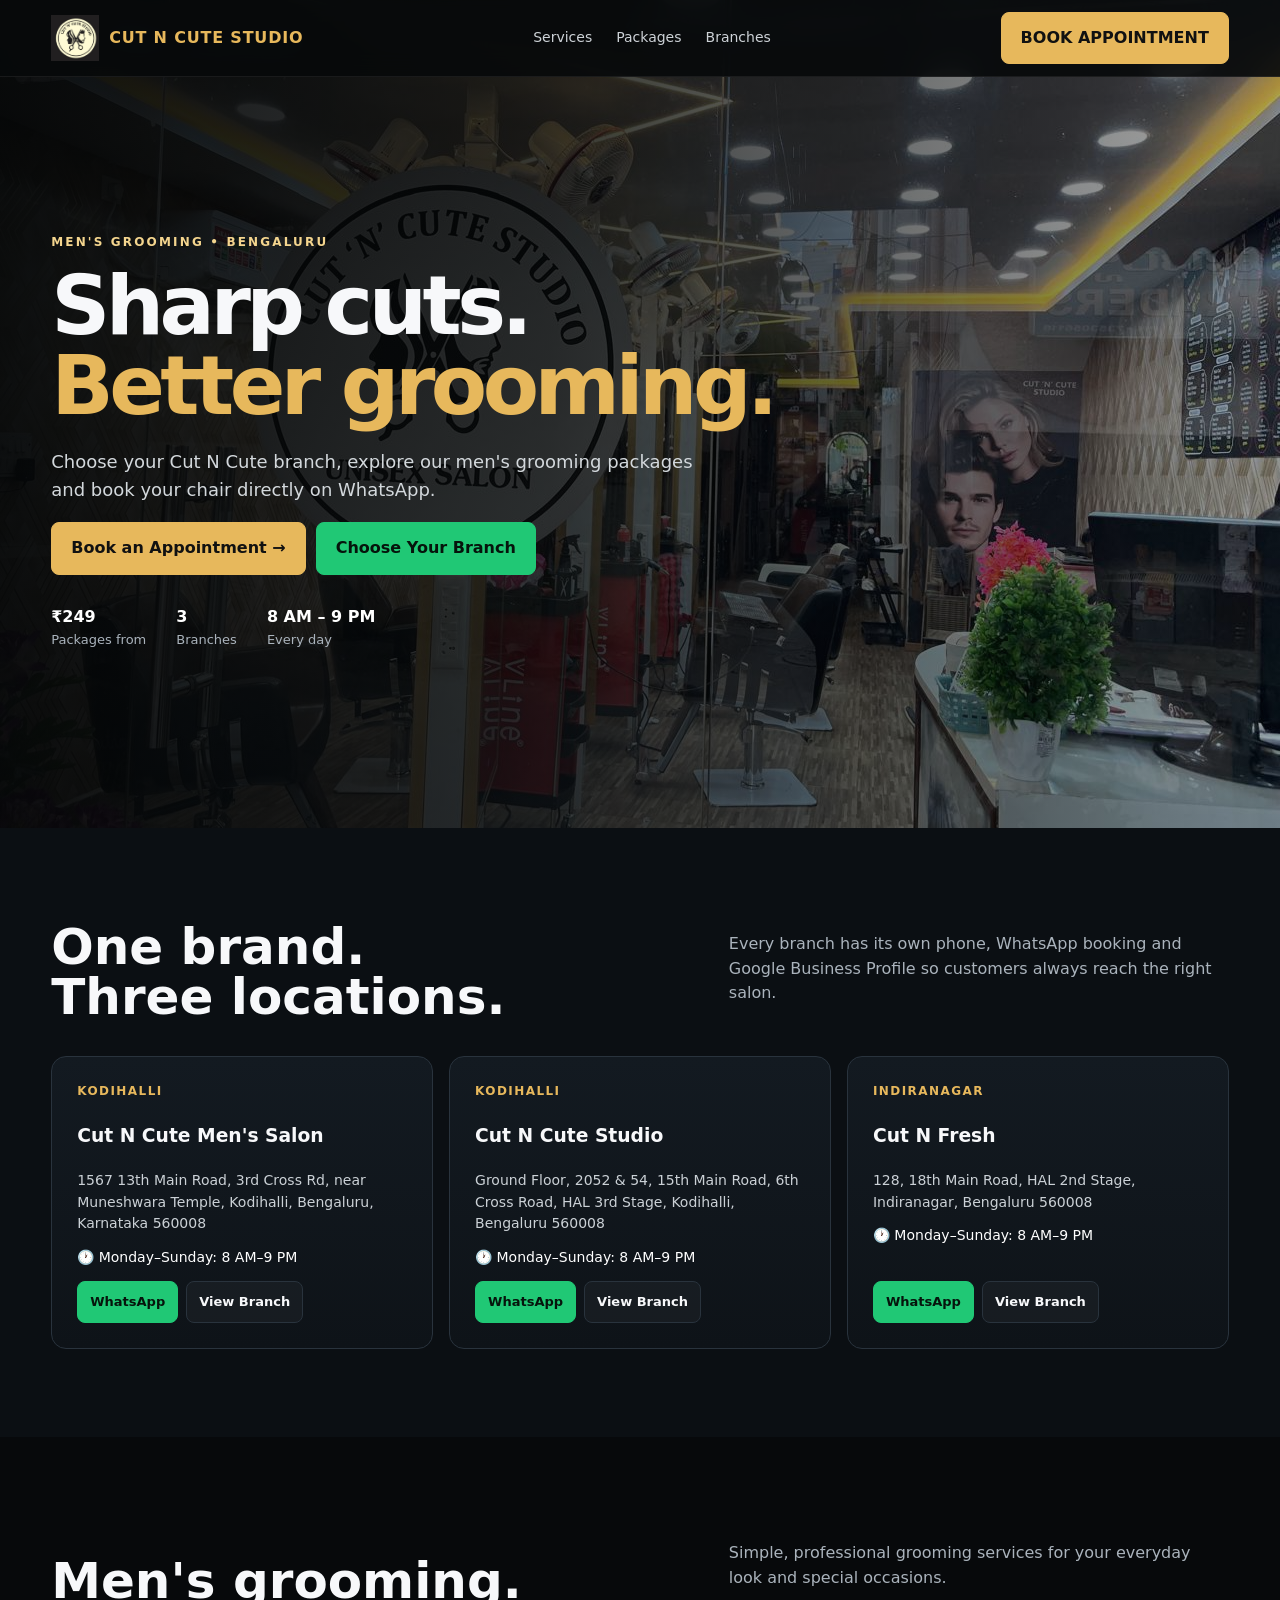
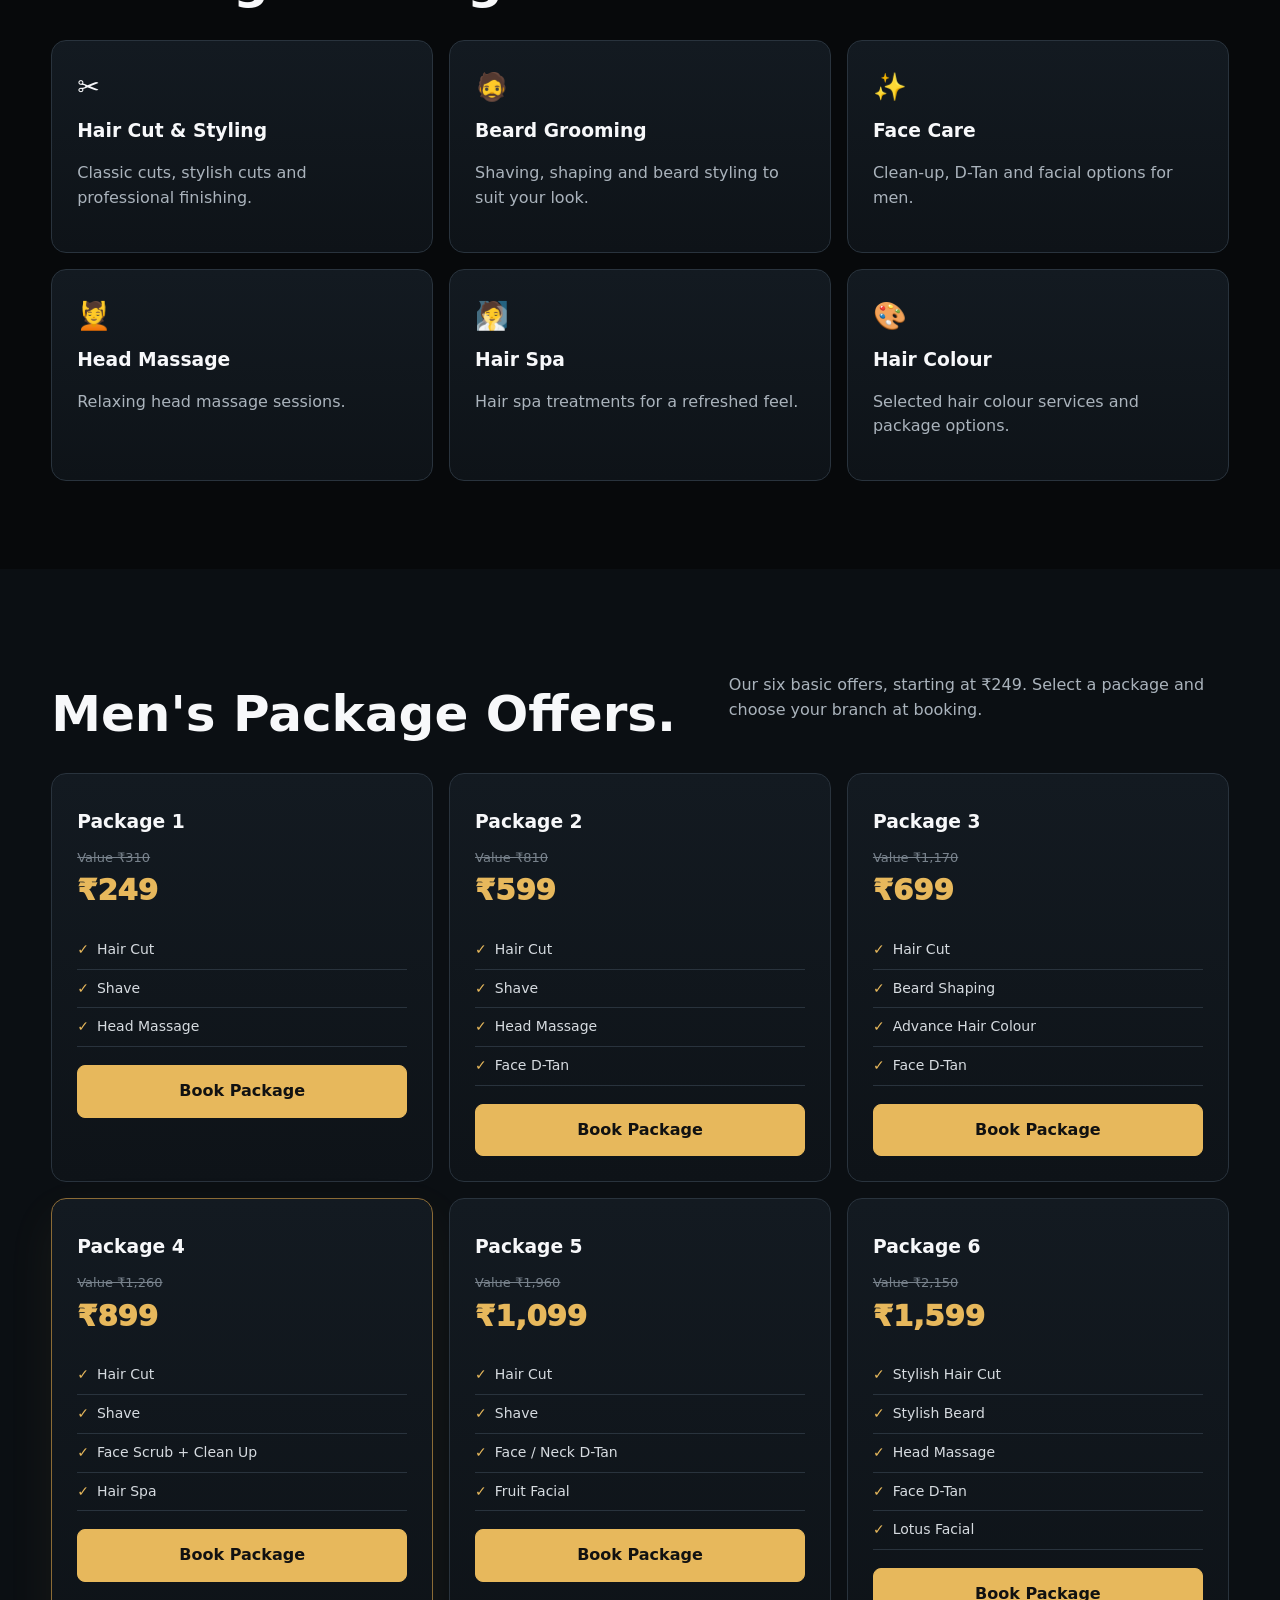
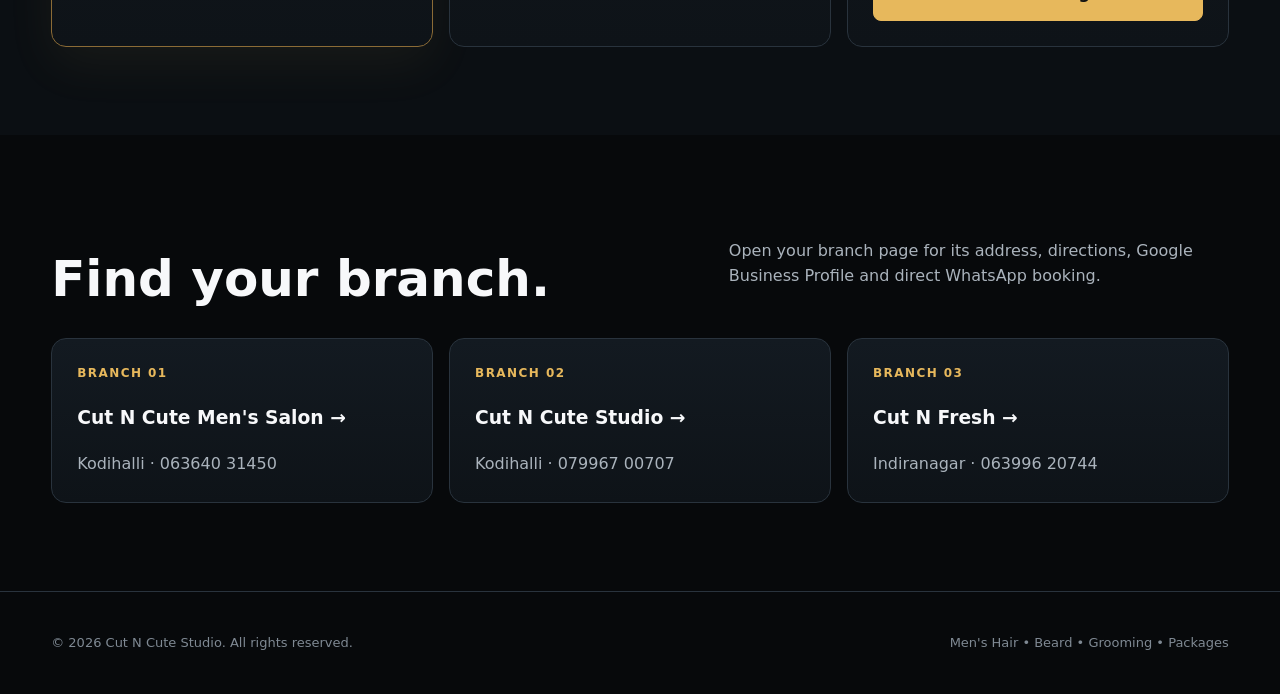
<file: index.html>
<!doctype html><html lang="en"><head><meta charset="utf-8"><meta name="viewport" content="width=device-width,initial-scale=1"><title>Cut N Cute Studio | Men's Salon Bengaluru</title><meta name="description" content="Cut N Cute Studio — men's grooming across Kodihalli and Indiranagar, Bengaluru. Choose your branch and book on WhatsApp."><link rel="stylesheet" href="style.css"></head><body>
<header><div class="container"><nav><a class="logo" href="index.html"><img src="logo.png"><span>CUT N CUTE STUDIO</span></a><ul><li><a href="#services">Services</a></li><li><a href="#packages">Packages</a></li><li><a href="#branches">Branches</a></li></ul><div class="desktop-cta"><a class="btn primary" href="#" onclick="openBranch();return false">BOOK APPOINTMENT</a></div></nav></div></header>
<main><section class="hero"><div class="container"><div class="eyebrow">Men's Grooming • Bengaluru</div><h1>Sharp cuts.<br><em>Better grooming.</em></h1><p>Choose your Cut N Cute branch, explore our men's grooming packages and book your chair directly on WhatsApp.</p><div class="actions"><a class="btn primary" href="#" onclick="openBranch();return false">Book an Appointment →</a><a class="btn wa" href="#branches">Choose Your Branch</a></div><div class="trust"><div><b>₹249</b>Packages from</div><div><b>3</b>Branches</div><div><b>8 AM – 9 PM</b>Every day</div></div></div></section>
<section class="dark"><div class="container"><div class="section-head"><h2>One brand.<br>Three locations.</h2><p>Every branch has its own phone, WhatsApp booking and Google Business Profile so customers always reach the right salon.</p></div><div class="grid"><div class="card branch-card"><span class="branch-label">Kodihalli</span><h3>Cut N Cute Men's Salon</h3><div class="address">1567 13th Main Road, 3rd Cross Rd, near Muneshwara Temple, Kodihalli, Bengaluru, Karnataka 560008</div><div class="hours">🕐 Monday–Sunday: 8 AM–9 PM</div><div class="branch-actions"><a class="btn wa" href="#" onclick="wa('mens');return false">WhatsApp</a><a class="btn ghost" href="branches/cut-n-cute-mens-salon.html">View Branch</a></div></div><div class="card branch-card"><span class="branch-label">Kodihalli</span><h3>Cut N Cute Studio</h3><div class="address">Ground Floor, 2052 & 54, 15th Main Road, 6th Cross Road, HAL 3rd Stage, Kodihalli, Bengaluru 560008</div><div class="hours">🕐 Monday–Sunday: 8 AM–9 PM</div><div class="branch-actions"><a class="btn wa" href="#" onclick="wa('studio');return false">WhatsApp</a><a class="btn ghost" href="branches/cut-n-cute-studio.html">View Branch</a></div></div><div class="card branch-card"><span class="branch-label">Indiranagar</span><h3>Cut N Fresh</h3><div class="address">128, 18th Main Road, HAL 2nd Stage, Indiranagar, Bengaluru 560008</div><div class="hours">🕐 Monday–Sunday: 8 AM–9 PM</div><div class="branch-actions"><a class="btn wa" href="#" onclick="wa('fresh');return false">WhatsApp</a><a class="btn ghost" href="branches/cut-n-fresh.html">View Branch</a></div></div></div></div></section>
<section id="services"><div class="container"><div class="section-head"><h2>Men's grooming.</h2><p>Simple, professional grooming services for your everyday look and special occasions.</p></div><div class="grid"><div class="card"><div class="icon">✂️</div><h3>Hair Cut & Styling</h3><p>Classic cuts, stylish cuts and professional finishing.</p></div><div class="card"><div class="icon">🧔</div><h3>Beard Grooming</h3><p>Shaving, shaping and beard styling to suit your look.</p></div><div class="card"><div class="icon">✨</div><h3>Face Care</h3><p>Clean-up, D-Tan and facial options for men.</p></div><div class="card"><div class="icon">💆</div><h3>Head Massage</h3><p>Relaxing head massage sessions.</p></div><div class="card"><div class="icon">🧖</div><h3>Hair Spa</h3><p>Hair spa treatments for a refreshed feel.</p></div><div class="card"><div class="icon">🎨</div><h3>Hair Colour</h3><p>Selected hair colour services and package options.</p></div></div></div></section>
<section id="packages" class="dark"><div class="container"><div class="section-head"><h2>Men's Package Offers.</h2><p>Our six basic offers, starting at ₹249. Select a package and choose your branch at booking.</p></div><div class="grid"><div class="card package"><h3>Package 1</h3><div class="old">Value ₹310</div><div class="price">₹249</div><ul><li>Hair Cut</li><li>Shave</li><li>Head Massage</li></ul><a class="btn primary" href="#" onclick="openBranch();return false">Book Package</a></div><div class="card package"><h3>Package 2</h3><div class="old">Value ₹810</div><div class="price">₹599</div><ul><li>Hair Cut</li><li>Shave</li><li>Head Massage</li><li>Face D-Tan</li></ul><a class="btn primary" href="#" onclick="openBranch();return false">Book Package</a></div><div class="card package"><h3>Package 3</h3><div class="old">Value ₹1,170</div><div class="price">₹699</div><ul><li>Hair Cut</li><li>Beard Shaping</li><li>Advance Hair Colour</li><li>Face D-Tan</li></ul><a class="btn primary" href="#" onclick="openBranch();return false">Book Package</a></div><div class="card package featured"><h3>Package 4</h3><div class="old">Value ₹1,260</div><div class="price">₹899</div><ul><li>Hair Cut</li><li>Shave</li><li>Face Scrub + Clean Up</li><li>Hair Spa</li></ul><a class="btn primary" href="#" onclick="openBranch();return false">Book Package</a></div><div class="card package"><h3>Package 5</h3><div class="old">Value ₹1,960</div><div class="price">₹1,099</div><ul><li>Hair Cut</li><li>Shave</li><li>Face / Neck D-Tan</li><li>Fruit Facial</li></ul><a class="btn primary" href="#" onclick="openBranch();return false">Book Package</a></div><div class="card package"><h3>Package 6</h3><div class="old">Value ₹2,150</div><div class="price">₹1,599</div><ul><li>Stylish Hair Cut</li><li>Stylish Beard</li><li>Head Massage</li><li>Face D-Tan</li><li>Lotus Facial</li></ul><a class="btn primary" href="#" onclick="openBranch();return false">Book Package</a></div></div></div></section>
<section id="branches"><div class="container"><div class="section-head"><h2>Find your branch.</h2><p>Open your branch page for its address, directions, Google Business Profile and direct WhatsApp booking.</p></div><div class="grid"><a class="card branch-card" href="branches/cut-n-cute-mens-salon.html"><span class="branch-label">Branch 01</span><h3>Cut N Cute Men's Salon →</h3><div class="muted">Kodihalli · 063640 31450</div></a><a class="card branch-card" href="branches/cut-n-cute-studio.html"><span class="branch-label">Branch 02</span><h3>Cut N Cute Studio →</h3><div class="muted">Kodihalli · 079967 00707</div></a><a class="card branch-card" href="branches/cut-n-fresh.html"><span class="branch-label">Branch 03</span><h3>Cut N Fresh →</h3><div class="muted">Indiranagar · 063996 20744</div></a></div></div></section></main>
<footer><div class="container footer-in"><p>© 2026 Cut N Cute Studio. All rights reserved.</p><p>Men's Hair • Beard • Grooming • Packages</p></div></footer><div class="mobile-cta"><a class="btn primary" href="#" onclick="openBranch();return false">BOOK AN APPOINTMENT</a></div>
<div class="modal" id="branchModal"><div class="modalbox"><div class="close" onclick="closeModal('branchModal')">×</div><h3>Choose your branch</h3><p>Select the salon you want to visit. Your booking will go to that branch's WhatsApp.</p><div class="branch-choice"><button class="btn ghost" onclick="choose('mens')"><strong>Cut N Cute Men's Salon</strong><small>063640 31450 · Kodihalli</small></button><button class="btn ghost" onclick="choose('studio')"><strong>Cut N Cute Studio</strong><small>079967 00707 · Kodihalli</small></button><button class="btn ghost" onclick="choose('fresh')"><strong>Cut N Fresh</strong><small>063996 20744 · Indiranagar</small></button></div></div></div>
<div class="modal" id="bookingModal"><div class="modalbox"><div class="close" onclick="closeModal('bookingModal')">×</div><h3 id="bookingTitle">Book an Appointment</h3><p>Send your request directly to the selected branch on WhatsApp.</p><form class="form" onsubmit="sendBooking(event)"><select id="branchSelect"><option value="mens">Cut N Cute Men's Salon — 063640 31450</option><option value="studio">Cut N Cute Studio — 079967 00707</option><option value="fresh">Cut N Fresh — 063996 20744</option></select><input id="name" required placeholder="Your name"><input id="phone" required placeholder="Mobile number" type="tel"><select id="service"><option>Hair Cut & Styling</option><option>Beard Grooming</option><option>Face Care</option><option>Hair Spa</option><option>Package 1 - ₹249</option><option>Package 2 - ₹599</option><option>Package 3 - ₹699</option><option>Package 4 - ₹899</option><option>Package 5 - ₹1,099</option><option>Package 6 - ₹1,599</option></select><div class="booking-date-row"><button type="button" class="calendar-trigger" id="dateTrigger" onclick="toggleCalendar()"><span id="dateLabel">Select appointment date</span><span>📅</span></button><input id="date" type="hidden" required><div class="calendar-popover" id="calendarPopover"><div class="cal-head"><button type="button" class="cal-nav" onclick="changeMonth(-1)">‹</button><strong id="calendarMonth"></strong><button type="button" class="cal-nav" onclick="changeMonth(1)">›</button></div><div class="cal-week"><div>Sun</div><div>Mon</div><div>Tue</div><div>Wed</div><div>Thu</div><div>Fri</div><div>Sat</div></div><div class="cal-grid" id="calendarGrid"></div><div class="calendar-note">Select a date for your appointment.</div></div></div><div class="time-picker-wrap"><button type="button" class="time-trigger" id="timeTrigger" onclick="toggleTimePicker()"><span id="timeLabel">Select appointment time</span><span>🕐</span></button><input id="time" type="hidden" required><div class="time-popover" id="timePopover"><div class="time-head"><strong>Select time</strong><span>8:00 AM – 9:00 PM</span></div><div class="time-grid" id="timeGrid"></div></div></div><button class="btn wa" type="submit">Continue on WhatsApp →</button></form></div></div><script src="script.js"></script></body></html>
</file>
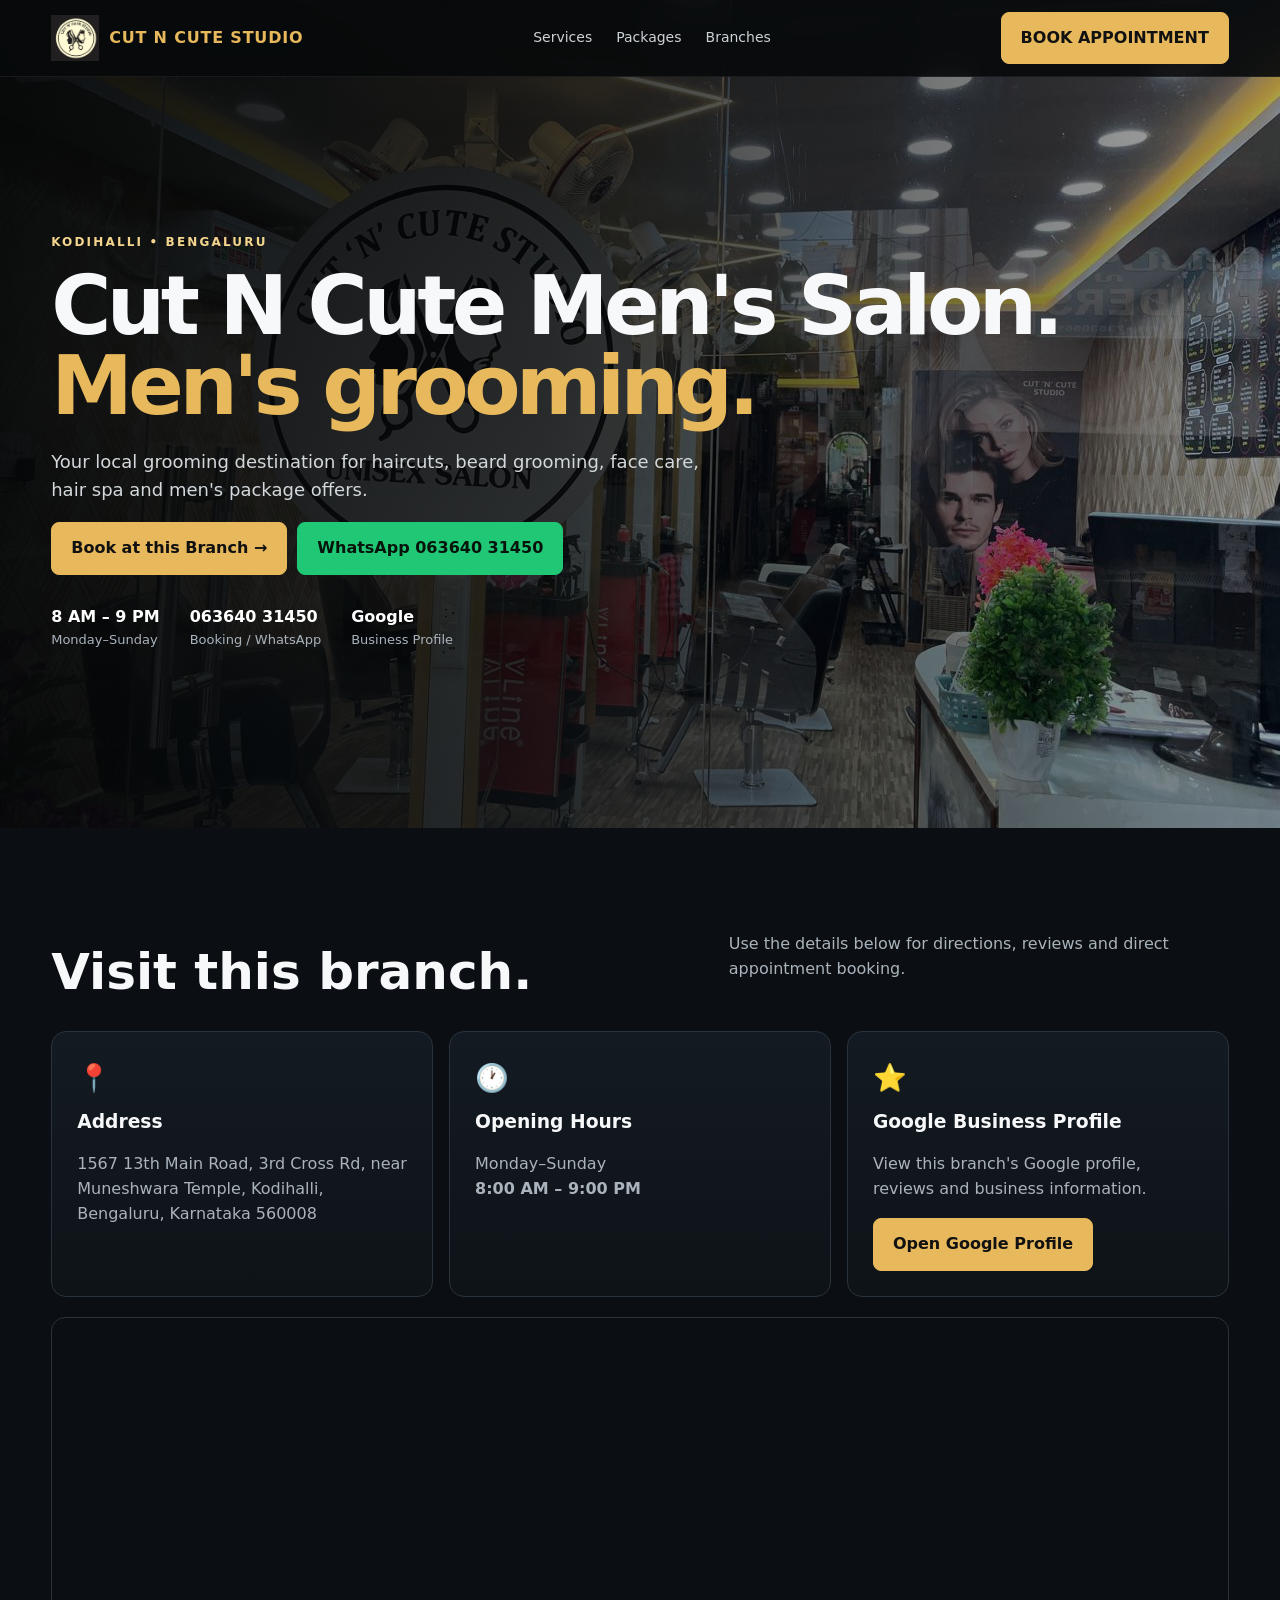
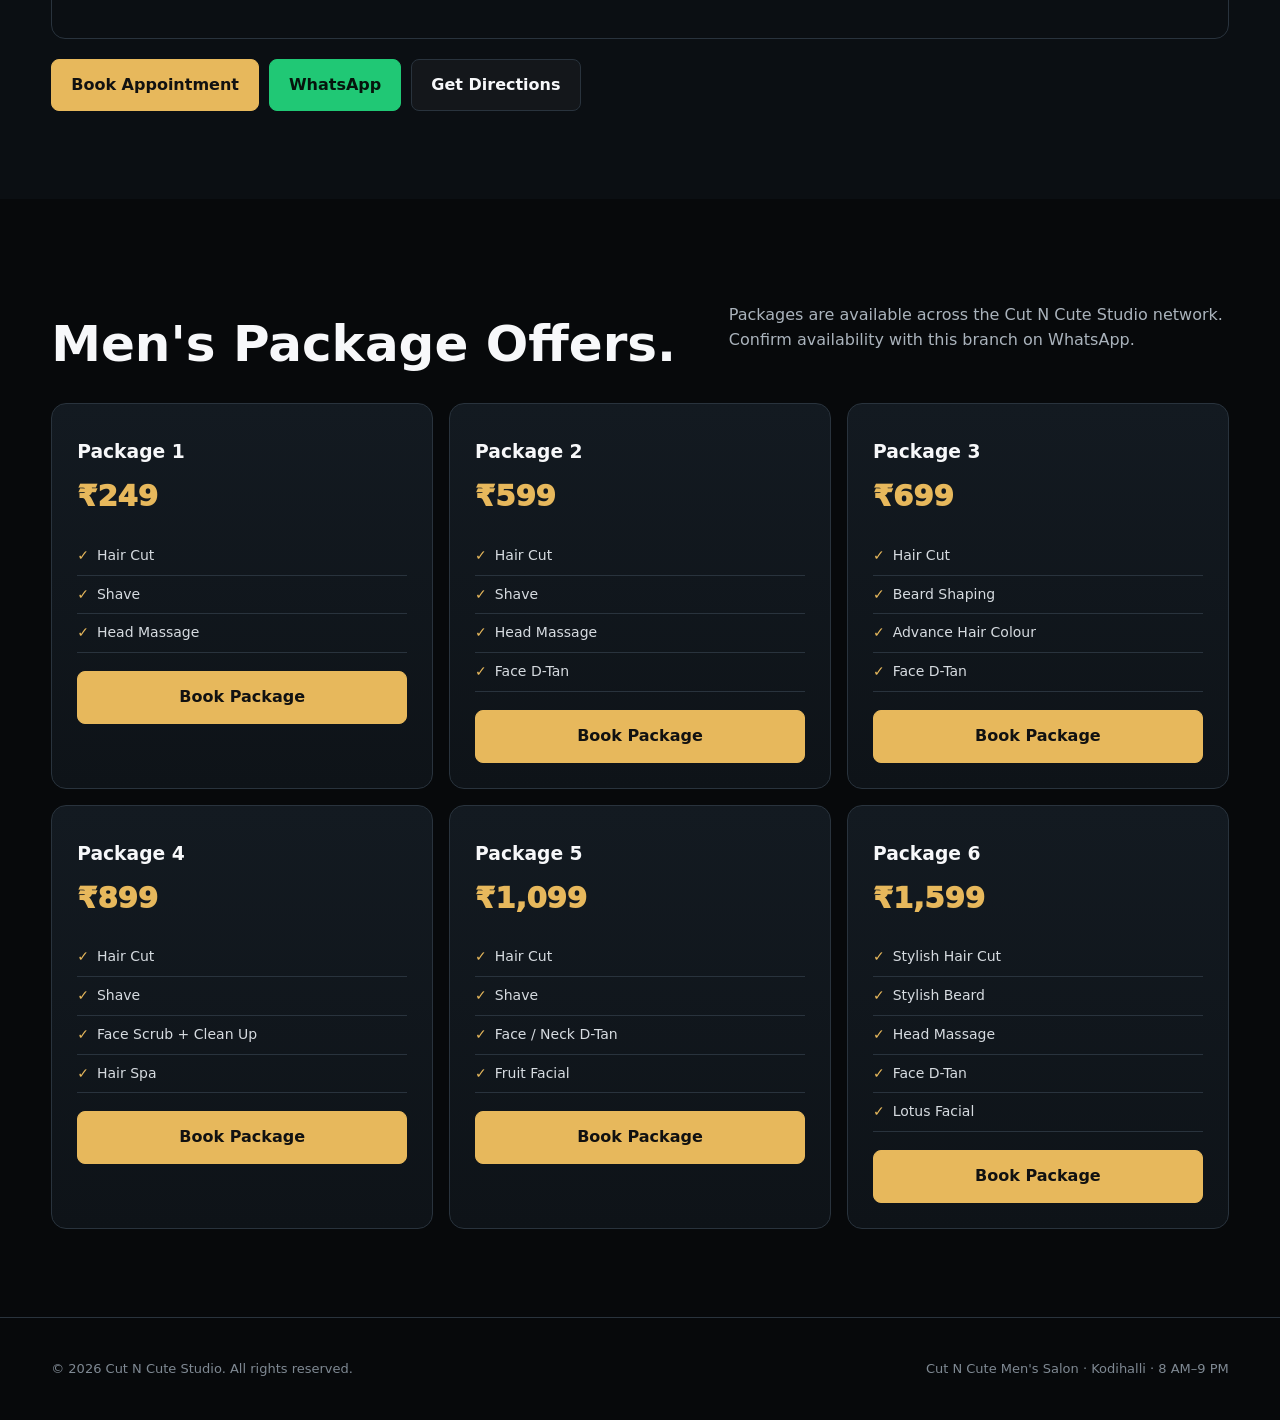
<file: branches/cut-n-cute-mens-salon.html>
<!doctype html><html lang="en"><head><meta charset="utf-8"><meta name="viewport" content="width=device-width,initial-scale=1"><title>Cut N Cute Men's Salon | Cut N Cute Studio</title><meta name="description" content="Cut N Cute Men's Salon — men's salon in Kodihalli, Bengaluru. Open 8 AM to 9 PM daily. Book by WhatsApp."><link rel="stylesheet" href="../style.css"></head><body><header><div class="container"><nav><a class="logo" href="../index.html"><img src="../logo.png"><span>CUT N CUTE STUDIO</span></a><ul><li><a href="../index.html#services">Services</a></li><li><a href="../index.html#packages">Packages</a></li><li><a href="../index.html#branches">Branches</a></li></ul><a class="btn primary desktop-cta" href="#" onclick="openBooking();return false">BOOK APPOINTMENT</a></nav></div></header><main><section class="hero"><div class="container"><div class="eyebrow">Kodihalli • Bengaluru</div><h1>Cut N Cute Men's Salon.<br><em>Men's grooming.</em></h1><p>Your local grooming destination for haircuts, beard grooming, face care, hair spa and men's package offers.</p><div class="actions"><a class="btn primary" href="#" onclick="openBooking();return false">Book at this Branch →</a><a class="btn wa" href="https://wa.me/916364031450?text=Hi%20Cut%20N%20Cute%20Men's%20Salon,%20I%20would%20like%20to%20book%20an%20appointment." target="_blank">WhatsApp 063640 31450</a></div><div class="trust"><div><b>8 AM – 9 PM</b>Monday–Sunday</div><div><b>063640 31450</b>Booking / WhatsApp</div><div><b>Google</b>Business Profile</div></div></div></section><section class="dark"><div class="container"><div class="section-head"><h2>Visit this branch.</h2><p>Use the details below for directions, reviews and direct appointment booking.</p></div><div class="grid"><div class="card"><div class="icon">📍</div><h3>Address</h3><p>1567 13th Main Road, 3rd Cross Rd, near Muneshwara Temple, Kodihalli, Bengaluru, Karnataka 560008</p></div><div class="card"><div class="icon">🕐</div><h3>Opening Hours</h3><p>Monday–Sunday<br><strong>8:00 AM – 9:00 PM</strong></p></div><div class="card"><div class="icon">⭐</div><h3>Google Business Profile</h3><p>View this branch's Google profile, reviews and business information.</p><a class="btn primary" href="https://business.google.com/n/4611486389384690294/profile?fid=11725769201246885686" target="_blank">Open Google Profile</a></div></div><div class="map"><iframe loading="lazy" src="https://www.google.com/maps?q=%231567%2013th%20Main%20Road%203rd%20Cross%20Kodihalli%20Bengaluru&output=embed"></iframe></div><div class="actions" style="margin-top:20px"><a class="btn primary" href="#" onclick="openBooking();return false">Book Appointment</a><a class="btn wa" href="https://wa.me/916364031450" target="_blank">WhatsApp</a><a class="btn ghost" href="https://www.google.com/maps?q=%231567%2013th%20Main%20Road%203rd%20Cross%20Kodihalli%20Bengaluru" target="_blank">Get Directions</a></div></div></section><section><div class="container"><div class="section-head"><h2>Men's Package Offers.</h2><p>Packages are available across the Cut N Cute Studio network. Confirm availability with this branch on WhatsApp.</p></div><div class="grid"><div class="card package"><h3>Package 1</h3><div class="price">₹249</div><ul><li>Hair Cut</li><li>Shave</li><li>Head Massage</li></ul><a class="btn primary" href="https://wa.me/916364031450?text=Hi%20Cut%20N%20Cute%20Men's%20Salon,%20I%20want%20to%20book%20Package 1%20(₹249)." target="_blank">Book Package</a></div><div class="card package"><h3>Package 2</h3><div class="price">₹599</div><ul><li>Hair Cut</li><li>Shave</li><li>Head Massage</li><li>Face D-Tan</li></ul><a class="btn primary" href="https://wa.me/916364031450?text=Hi%20Cut%20N%20Cute%20Men's%20Salon,%20I%20want%20to%20book%20Package 2%20(₹599)." target="_blank">Book Package</a></div><div class="card package"><h3>Package 3</h3><div class="price">₹699</div><ul><li>Hair Cut</li><li>Beard Shaping</li><li>Advance Hair Colour</li><li>Face D-Tan</li></ul><a class="btn primary" href="https://wa.me/916364031450?text=Hi%20Cut%20N%20Cute%20Men's%20Salon,%20I%20want%20to%20book%20Package 3%20(₹699)." target="_blank">Book Package</a></div><div class="card package"><h3>Package 4</h3><div class="price">₹899</div><ul><li>Hair Cut</li><li>Shave</li><li>Face Scrub + Clean Up</li><li>Hair Spa</li></ul><a class="btn primary" href="https://wa.me/916364031450?text=Hi%20Cut%20N%20Cute%20Men's%20Salon,%20I%20want%20to%20book%20Package 4%20(₹899)." target="_blank">Book Package</a></div><div class="card package"><h3>Package 5</h3><div class="price">₹1,099</div><ul><li>Hair Cut</li><li>Shave</li><li>Face / Neck D-Tan</li><li>Fruit Facial</li></ul><a class="btn primary" href="https://wa.me/916364031450?text=Hi%20Cut%20N%20Cute%20Men's%20Salon,%20I%20want%20to%20book%20Package 5%20(₹1,099)." target="_blank">Book Package</a></div><div class="card package"><h3>Package 6</h3><div class="price">₹1,599</div><ul><li>Stylish Hair Cut</li><li>Stylish Beard</li><li>Head Massage</li><li>Face D-Tan</li><li>Lotus Facial</li></ul><a class="btn primary" href="https://wa.me/916364031450?text=Hi%20Cut%20N%20Cute%20Men's%20Salon,%20I%20want%20to%20book%20Package 6%20(₹1,599)." target="_blank">Book Package</a></div></div></div></section></main><footer><div class="container footer-in"><p>© 2026 Cut N Cute Studio. All rights reserved.</p><p>Cut N Cute Men's Salon · Kodihalli · 8 AM–9 PM</p></div></footer><div class="mobile-cta"><a class="btn primary" href="#" onclick="openBooking();return false">BOOK THIS BRANCH</a></div><div class="modal" id="bookingModal"><div class="modalbox"><div class="close" onclick="closeModal('bookingModal')">×</div><h3>Book at Cut N Cute Men's Salon</h3><p>Your request will open in WhatsApp for this branch.</p><form class="form" onsubmit="sendBooking(event)"><input id="name" required placeholder="Your name"><input id="phone" required placeholder="Mobile number" type="tel"><select id="service"><option>Hair Cut & Styling</option><option>Beard Grooming</option><option>Face Care</option><option>Hair Spa</option><option>Package 1 - ₹249</option><option>Package 2 - ₹599</option><option>Package 3 - ₹699</option><option>Package 4 - ₹899</option><option>Package 5 - ₹1,099</option><option>Package 6 - ₹1,599</option></select><input id="date" type="date" required><input id="time" type="time" required><button class="btn wa" type="submit">Continue on WhatsApp →</button></form></div></div><script>const WA='916364031450';const APPS_SCRIPT_URL='https://script.google.com/macros/s/AKfycbywH-hhI1V8TYgrQIAMIWobxNoctEUq5DHJK8Zf2T4hKBLwBpFgXUtlNWjwf8DL5aR7/exec';function openBooking(){document.getElementById('bookingModal').classList.add('show')}function closeModal(id){document.getElementById(id).classList.remove('show')}function submitToSheet(data){return new Promise(resolve=>{const iframe=document.createElement('iframe');iframe.name='booking_'+Date.now();iframe.style.display='none';document.body.appendChild(iframe);const form=document.createElement('form');form.method='POST';form.action=APPS_SCRIPT_URL;form.target=iframe.name;form.style.display='none';Object.entries({branch:data.branch,customerName:data.name,mobile:data.phone,service:data.service,appointmentDate:data.date,appointmentTime:data.time}).forEach(([k,v])=>{const i=document.createElement('input');i.type='hidden';i.name=k;i.value=v;form.appendChild(i)});document.body.appendChild(form);form.submit();setTimeout(()=>{form.remove();iframe.remove();resolve()},1000)})}async function sendBooking(e){e.preventDefault();const n=document.getElementById('name').value,p=document.getElementById('phone').value,s=document.getElementById('service').value,d=document.getElementById('date').value,t=document.getElementById('time').value;const btn=e.target.querySelector('button[type=submit]');btn.disabled=true;btn.textContent='Saving booking…';await submitToSheet({branch:'Cut N Cute Men's Salon',name:n,phone:p,service:s,date:d,time:t});const msg=`Hi Cut N Cute Men's Salon, I would like to book an appointment.

Name: ${n}
Mobile: ${p}
Service/Package: ${s}
Date: ${d}
Time: ${t}`;window.open('https://wa.me/'+WA+'?text='+encodeURIComponent(msg),'_blank');btn.disabled=false;btn.textContent='Continue on WhatsApp →';closeModal('bookingModal');alert('Appointment request sent. WhatsApp is now open to confirm your booking.')}window.addEventListener('click',e=>{if(e.target.classList.contains('modal'))e.target.classList.remove('show')});</script></body></html>
</file>
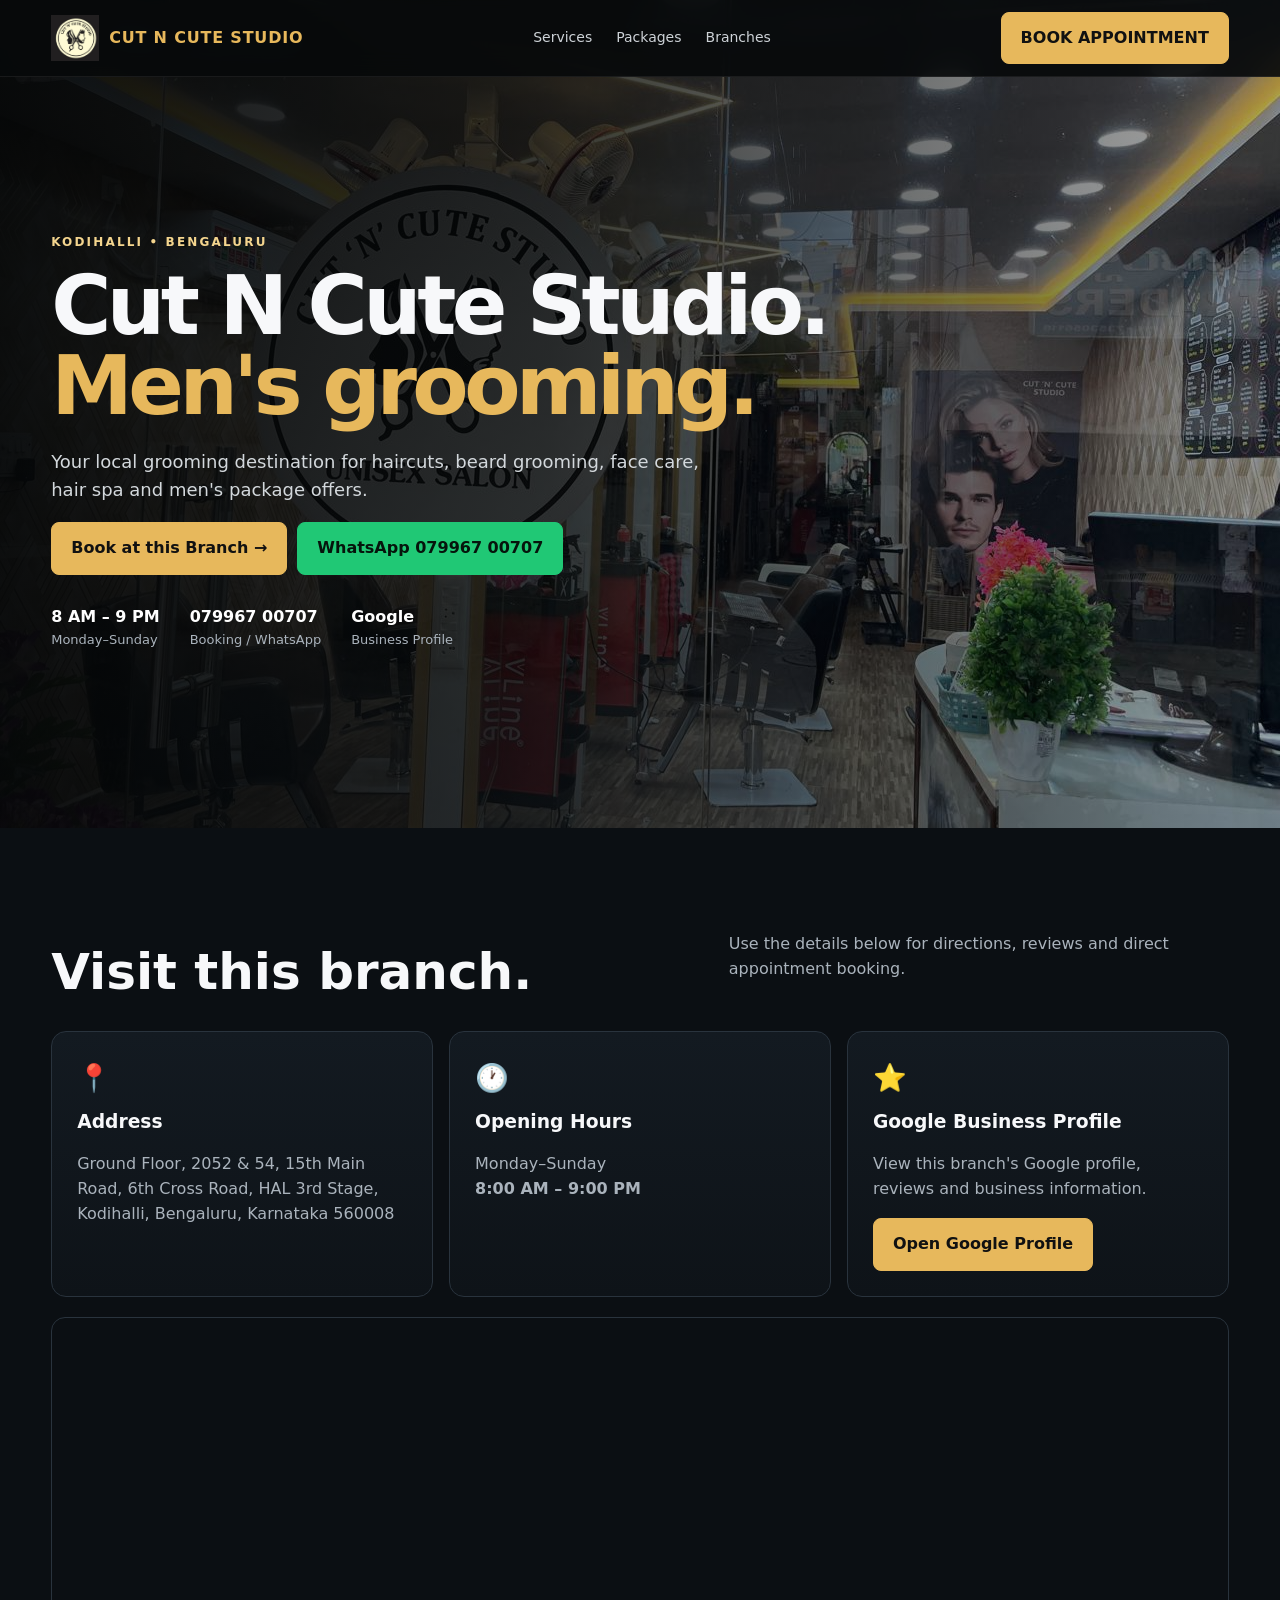
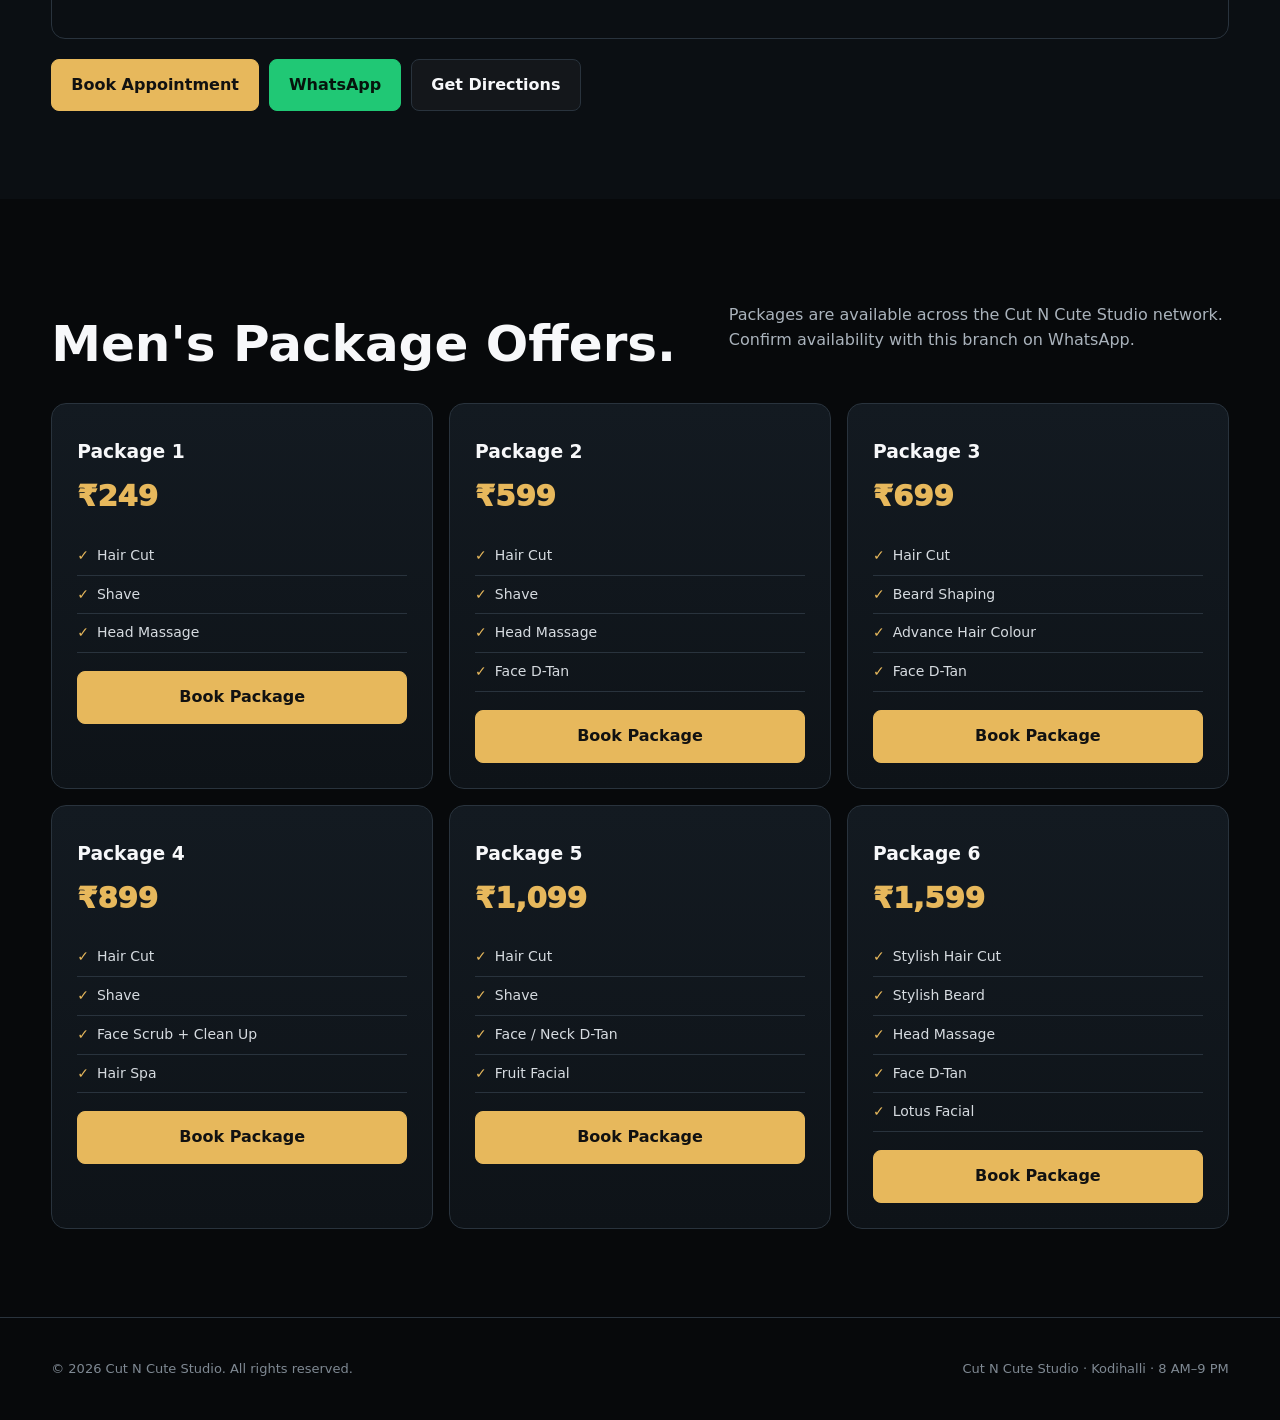
<file: branches/cut-n-cute-studio.html>
<!doctype html><html lang="en"><head><meta charset="utf-8"><meta name="viewport" content="width=device-width,initial-scale=1"><title>Cut N Cute Studio | Cut N Cute Studio</title><meta name="description" content="Cut N Cute Studio — men's salon in Kodihalli, Bengaluru. Open 8 AM to 9 PM daily. Book by WhatsApp."><link rel="stylesheet" href="../style.css"></head><body><header><div class="container"><nav><a class="logo" href="../index.html"><img src="../logo.png"><span>CUT N CUTE STUDIO</span></a><ul><li><a href="../index.html#services">Services</a></li><li><a href="../index.html#packages">Packages</a></li><li><a href="../index.html#branches">Branches</a></li></ul><a class="btn primary desktop-cta" href="#" onclick="openBooking();return false">BOOK APPOINTMENT</a></nav></div></header><main><section class="hero"><div class="container"><div class="eyebrow">Kodihalli • Bengaluru</div><h1>Cut N Cute Studio.<br><em>Men's grooming.</em></h1><p>Your local grooming destination for haircuts, beard grooming, face care, hair spa and men's package offers.</p><div class="actions"><a class="btn primary" href="#" onclick="openBooking();return false">Book at this Branch →</a><a class="btn wa" href="https://wa.me/917996700707?text=Hi%20Cut%20N%20Cute%20Studio,%20I%20would%20like%20to%20book%20an%20appointment." target="_blank">WhatsApp 079967 00707</a></div><div class="trust"><div><b>8 AM – 9 PM</b>Monday–Sunday</div><div><b>079967 00707</b>Booking / WhatsApp</div><div><b>Google</b>Business Profile</div></div></div></section><section class="dark"><div class="container"><div class="section-head"><h2>Visit this branch.</h2><p>Use the details below for directions, reviews and direct appointment booking.</p></div><div class="grid"><div class="card"><div class="icon">📍</div><h3>Address</h3><p>Ground Floor, 2052 & 54, 15th Main Road, 6th Cross Road, HAL 3rd Stage, Kodihalli, Bengaluru, Karnataka 560008</p></div><div class="card"><div class="icon">🕐</div><h3>Opening Hours</h3><p>Monday–Sunday<br><strong>8:00 AM – 9:00 PM</strong></p></div><div class="card"><div class="icon">⭐</div><h3>Google Business Profile</h3><p>View this branch's Google profile, reviews and business information.</p><a class="btn primary" href="https://business.google.com/n/11461415766529791077/profile?fid=9945450791612728435" target="_blank">Open Google Profile</a></div></div><div class="map"><iframe loading="lazy" src="https://www.google.com/maps?q=Ground%20floor%202052%2054%2015th%20main%20road%206th%20Cross%20Road%20HAL%203rd%20Stage%20Kodihalli%20Bengaluru&output=embed"></iframe></div><div class="actions" style="margin-top:20px"><a class="btn primary" href="#" onclick="openBooking();return false">Book Appointment</a><a class="btn wa" href="https://wa.me/917996700707" target="_blank">WhatsApp</a><a class="btn ghost" href="https://www.google.com/maps?q=Ground%20floor%202052%2054%2015th%20main%20road%206th%20Cross%20Road%20HAL%203rd%20Stage%20Kodihalli%20Bengaluru" target="_blank">Get Directions</a></div></div></section><section><div class="container"><div class="section-head"><h2>Men's Package Offers.</h2><p>Packages are available across the Cut N Cute Studio network. Confirm availability with this branch on WhatsApp.</p></div><div class="grid"><div class="card package"><h3>Package 1</h3><div class="price">₹249</div><ul><li>Hair Cut</li><li>Shave</li><li>Head Massage</li></ul><a class="btn primary" href="https://wa.me/917996700707?text=Hi%20Cut%20N%20Cute%20Studio,%20I%20want%20to%20book%20Package 1%20(₹249)." target="_blank">Book Package</a></div><div class="card package"><h3>Package 2</h3><div class="price">₹599</div><ul><li>Hair Cut</li><li>Shave</li><li>Head Massage</li><li>Face D-Tan</li></ul><a class="btn primary" href="https://wa.me/917996700707?text=Hi%20Cut%20N%20Cute%20Studio,%20I%20want%20to%20book%20Package 2%20(₹599)." target="_blank">Book Package</a></div><div class="card package"><h3>Package 3</h3><div class="price">₹699</div><ul><li>Hair Cut</li><li>Beard Shaping</li><li>Advance Hair Colour</li><li>Face D-Tan</li></ul><a class="btn primary" href="https://wa.me/917996700707?text=Hi%20Cut%20N%20Cute%20Studio,%20I%20want%20to%20book%20Package 3%20(₹699)." target="_blank">Book Package</a></div><div class="card package"><h3>Package 4</h3><div class="price">₹899</div><ul><li>Hair Cut</li><li>Shave</li><li>Face Scrub + Clean Up</li><li>Hair Spa</li></ul><a class="btn primary" href="https://wa.me/917996700707?text=Hi%20Cut%20N%20Cute%20Studio,%20I%20want%20to%20book%20Package 4%20(₹899)." target="_blank">Book Package</a></div><div class="card package"><h3>Package 5</h3><div class="price">₹1,099</div><ul><li>Hair Cut</li><li>Shave</li><li>Face / Neck D-Tan</li><li>Fruit Facial</li></ul><a class="btn primary" href="https://wa.me/917996700707?text=Hi%20Cut%20N%20Cute%20Studio,%20I%20want%20to%20book%20Package 5%20(₹1,099)." target="_blank">Book Package</a></div><div class="card package"><h3>Package 6</h3><div class="price">₹1,599</div><ul><li>Stylish Hair Cut</li><li>Stylish Beard</li><li>Head Massage</li><li>Face D-Tan</li><li>Lotus Facial</li></ul><a class="btn primary" href="https://wa.me/917996700707?text=Hi%20Cut%20N%20Cute%20Studio,%20I%20want%20to%20book%20Package 6%20(₹1,599)." target="_blank">Book Package</a></div></div></div></section></main><footer><div class="container footer-in"><p>© 2026 Cut N Cute Studio. All rights reserved.</p><p>Cut N Cute Studio · Kodihalli · 8 AM–9 PM</p></div></footer><div class="mobile-cta"><a class="btn primary" href="#" onclick="openBooking();return false">BOOK THIS BRANCH</a></div><div class="modal" id="bookingModal"><div class="modalbox"><div class="close" onclick="closeModal('bookingModal')">×</div><h3>Book at Cut N Cute Studio</h3><p>Your request will open in WhatsApp for this branch.</p><form class="form" onsubmit="sendBooking(event)"><input id="name" required placeholder="Your name"><input id="phone" required placeholder="Mobile number" type="tel"><select id="service"><option>Hair Cut & Styling</option><option>Beard Grooming</option><option>Face Care</option><option>Hair Spa</option><option>Package 1 - ₹249</option><option>Package 2 - ₹599</option><option>Package 3 - ₹699</option><option>Package 4 - ₹899</option><option>Package 5 - ₹1,099</option><option>Package 6 - ₹1,599</option></select><input id="date" type="date" required><input id="time" type="time" required><button class="btn wa" type="submit">Continue on WhatsApp →</button></form></div></div><script>const WA='917996700707';const APPS_SCRIPT_URL='https://script.google.com/macros/s/AKfycbywH-hhI1V8TYgrQIAMIWobxNoctEUq5DHJK8Zf2T4hKBLwBpFgXUtlNWjwf8DL5aR7/exec';function openBooking(){document.getElementById('bookingModal').classList.add('show')}function closeModal(id){document.getElementById(id).classList.remove('show')}function submitToSheet(data){return new Promise(resolve=>{const iframe=document.createElement('iframe');iframe.name='booking_'+Date.now();iframe.style.display='none';document.body.appendChild(iframe);const form=document.createElement('form');form.method='POST';form.action=APPS_SCRIPT_URL;form.target=iframe.name;form.style.display='none';Object.entries({branch:data.branch,customerName:data.name,mobile:data.phone,service:data.service,appointmentDate:data.date,appointmentTime:data.time}).forEach(([k,v])=>{const i=document.createElement('input');i.type='hidden';i.name=k;i.value=v;form.appendChild(i)});document.body.appendChild(form);form.submit();setTimeout(()=>{form.remove();iframe.remove();resolve()},1000)})}async function sendBooking(e){e.preventDefault();const n=document.getElementById('name').value,p=document.getElementById('phone').value,s=document.getElementById('service').value,d=document.getElementById('date').value,t=document.getElementById('time').value;const btn=e.target.querySelector('button[type=submit]');btn.disabled=true;btn.textContent='Saving booking…';await submitToSheet({branch:'Cut N Cute Studio',name:n,phone:p,service:s,date:d,time:t});const msg=`Hi Cut N Cute Studio, I would like to book an appointment.

Name: ${n}
Mobile: ${p}
Service/Package: ${s}
Date: ${d}
Time: ${t}`;window.open('https://wa.me/'+WA+'?text='+encodeURIComponent(msg),'_blank');btn.disabled=false;btn.textContent='Continue on WhatsApp →';closeModal('bookingModal');alert('Appointment request sent. WhatsApp is now open to confirm your booking.')}window.addEventListener('click',e=>{if(e.target.classList.contains('modal'))e.target.classList.remove('show')});</script></body></html>
</file>
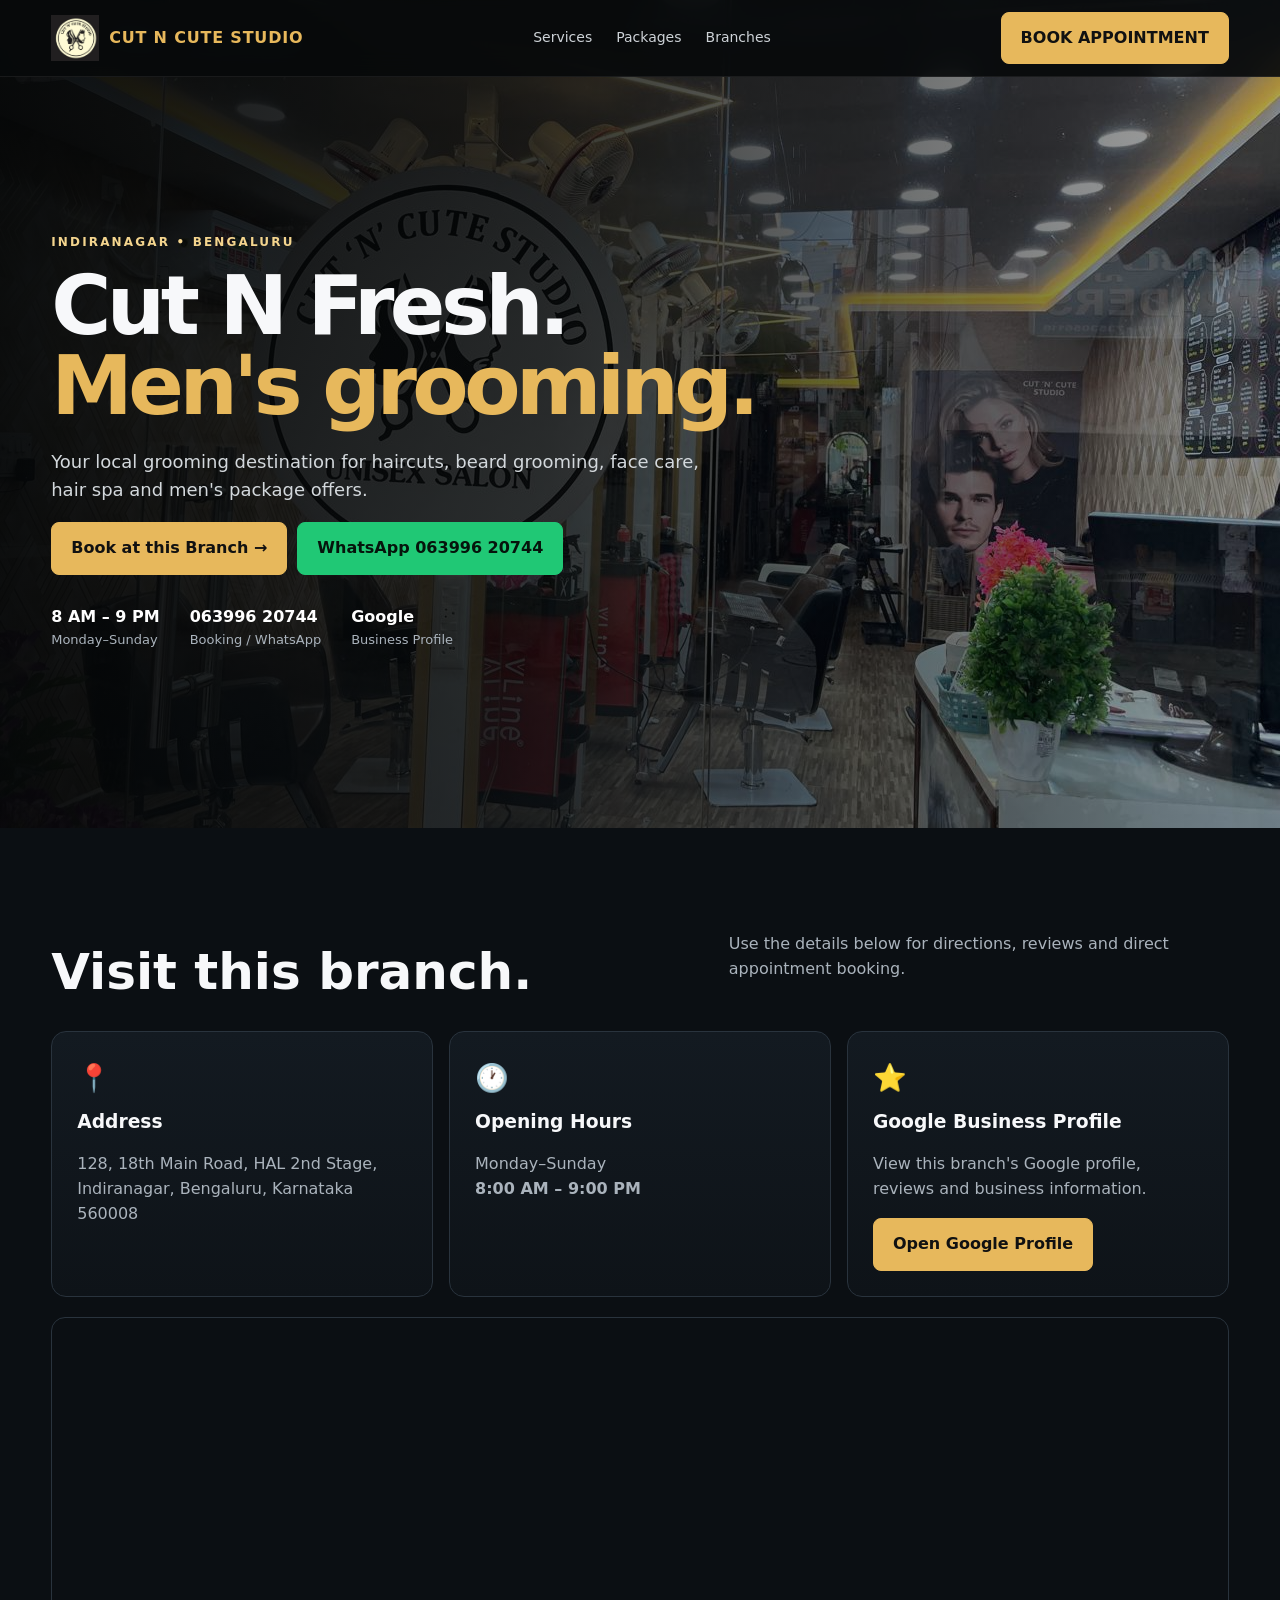
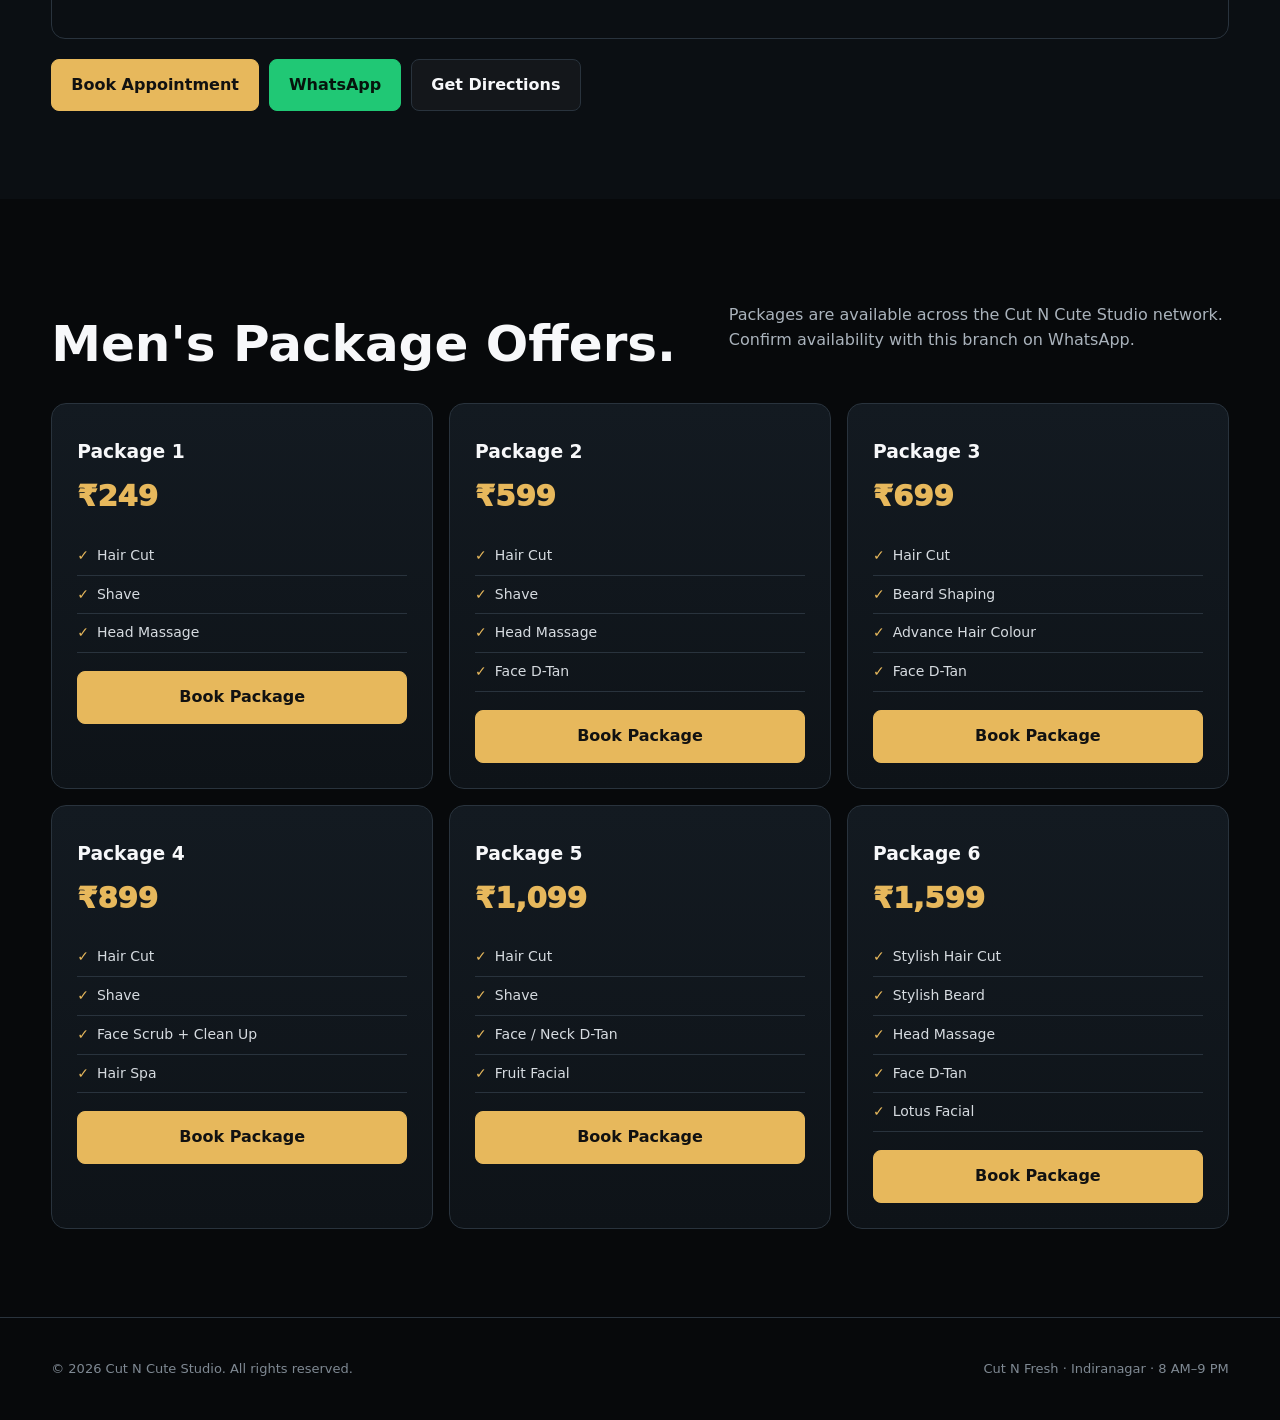
<file: branches/cut-n-fresh.html>
<!doctype html><html lang="en"><head><meta charset="utf-8"><meta name="viewport" content="width=device-width,initial-scale=1"><title>Cut N Fresh | Cut N Cute Studio</title><meta name="description" content="Cut N Fresh — men's salon in Indiranagar, Bengaluru. Open 8 AM to 9 PM daily. Book by WhatsApp."><link rel="stylesheet" href="../style.css"></head><body><header><div class="container"><nav><a class="logo" href="../index.html"><img src="../logo.png"><span>CUT N CUTE STUDIO</span></a><ul><li><a href="../index.html#services">Services</a></li><li><a href="../index.html#packages">Packages</a></li><li><a href="../index.html#branches">Branches</a></li></ul><a class="btn primary desktop-cta" href="#" onclick="openBooking();return false">BOOK APPOINTMENT</a></nav></div></header><main><section class="hero"><div class="container"><div class="eyebrow">Indiranagar • Bengaluru</div><h1>Cut N Fresh.<br><em>Men's grooming.</em></h1><p>Your local grooming destination for haircuts, beard grooming, face care, hair spa and men's package offers.</p><div class="actions"><a class="btn primary" href="#" onclick="openBooking();return false">Book at this Branch →</a><a class="btn wa" href="https://wa.me/916399620744?text=Hi%20Cut%20N%20Fresh,%20I%20would%20like%20to%20book%20an%20appointment." target="_blank">WhatsApp 063996 20744</a></div><div class="trust"><div><b>8 AM – 9 PM</b>Monday–Sunday</div><div><b>063996 20744</b>Booking / WhatsApp</div><div><b>Google</b>Business Profile</div></div></div></section><section class="dark"><div class="container"><div class="section-head"><h2>Visit this branch.</h2><p>Use the details below for directions, reviews and direct appointment booking.</p></div><div class="grid"><div class="card"><div class="icon">📍</div><h3>Address</h3><p>128, 18th Main Road, HAL 2nd Stage, Indiranagar, Bengaluru, Karnataka 560008</p></div><div class="card"><div class="icon">🕐</div><h3>Opening Hours</h3><p>Monday–Sunday<br><strong>8:00 AM – 9:00 PM</strong></p></div><div class="card"><div class="icon">⭐</div><h3>Google Business Profile</h3><p>View this branch's Google profile, reviews and business information.</p><a class="btn primary" href="https://business.google.com/n/14369101750302756550/profile?fid=18319074039483070473" target="_blank">Open Google Profile</a></div></div><div class="map"><iframe loading="lazy" src="https://www.google.com/maps?q=128%2018th%20Main%20Road%20HAL%202nd%20Stage%20Indiranagar%20Bengaluru&output=embed"></iframe></div><div class="actions" style="margin-top:20px"><a class="btn primary" href="#" onclick="openBooking();return false">Book Appointment</a><a class="btn wa" href="https://wa.me/916399620744" target="_blank">WhatsApp</a><a class="btn ghost" href="https://www.google.com/maps?q=128%2018th%20Main%20Road%20HAL%202nd%20Stage%20Indiranagar%20Bengaluru" target="_blank">Get Directions</a></div></div></section><section><div class="container"><div class="section-head"><h2>Men's Package Offers.</h2><p>Packages are available across the Cut N Cute Studio network. Confirm availability with this branch on WhatsApp.</p></div><div class="grid"><div class="card package"><h3>Package 1</h3><div class="price">₹249</div><ul><li>Hair Cut</li><li>Shave</li><li>Head Massage</li></ul><a class="btn primary" href="https://wa.me/916399620744?text=Hi%20Cut%20N%20Fresh,%20I%20want%20to%20book%20Package 1%20(₹249)." target="_blank">Book Package</a></div><div class="card package"><h3>Package 2</h3><div class="price">₹599</div><ul><li>Hair Cut</li><li>Shave</li><li>Head Massage</li><li>Face D-Tan</li></ul><a class="btn primary" href="https://wa.me/916399620744?text=Hi%20Cut%20N%20Fresh,%20I%20want%20to%20book%20Package 2%20(₹599)." target="_blank">Book Package</a></div><div class="card package"><h3>Package 3</h3><div class="price">₹699</div><ul><li>Hair Cut</li><li>Beard Shaping</li><li>Advance Hair Colour</li><li>Face D-Tan</li></ul><a class="btn primary" href="https://wa.me/916399620744?text=Hi%20Cut%20N%20Fresh,%20I%20want%20to%20book%20Package 3%20(₹699)." target="_blank">Book Package</a></div><div class="card package"><h3>Package 4</h3><div class="price">₹899</div><ul><li>Hair Cut</li><li>Shave</li><li>Face Scrub + Clean Up</li><li>Hair Spa</li></ul><a class="btn primary" href="https://wa.me/916399620744?text=Hi%20Cut%20N%20Fresh,%20I%20want%20to%20book%20Package 4%20(₹899)." target="_blank">Book Package</a></div><div class="card package"><h3>Package 5</h3><div class="price">₹1,099</div><ul><li>Hair Cut</li><li>Shave</li><li>Face / Neck D-Tan</li><li>Fruit Facial</li></ul><a class="btn primary" href="https://wa.me/916399620744?text=Hi%20Cut%20N%20Fresh,%20I%20want%20to%20book%20Package 5%20(₹1,099)." target="_blank">Book Package</a></div><div class="card package"><h3>Package 6</h3><div class="price">₹1,599</div><ul><li>Stylish Hair Cut</li><li>Stylish Beard</li><li>Head Massage</li><li>Face D-Tan</li><li>Lotus Facial</li></ul><a class="btn primary" href="https://wa.me/916399620744?text=Hi%20Cut%20N%20Fresh,%20I%20want%20to%20book%20Package 6%20(₹1,599)." target="_blank">Book Package</a></div></div></div></section></main><footer><div class="container footer-in"><p>© 2026 Cut N Cute Studio. All rights reserved.</p><p>Cut N Fresh · Indiranagar · 8 AM–9 PM</p></div></footer><div class="mobile-cta"><a class="btn primary" href="#" onclick="openBooking();return false">BOOK THIS BRANCH</a></div><div class="modal" id="bookingModal"><div class="modalbox"><div class="close" onclick="closeModal('bookingModal')">×</div><h3>Book at Cut N Fresh</h3><p>Your request will open in WhatsApp for this branch.</p><form class="form" onsubmit="sendBooking(event)"><input id="name" required placeholder="Your name"><input id="phone" required placeholder="Mobile number" type="tel"><select id="service"><option>Hair Cut & Styling</option><option>Beard Grooming</option><option>Face Care</option><option>Hair Spa</option><option>Package 1 - ₹249</option><option>Package 2 - ₹599</option><option>Package 3 - ₹699</option><option>Package 4 - ₹899</option><option>Package 5 - ₹1,099</option><option>Package 6 - ₹1,599</option></select><input id="date" type="date" required><input id="time" type="time" required><button class="btn wa" type="submit">Continue on WhatsApp →</button></form></div></div><script>const WA='916399620744';const APPS_SCRIPT_URL='https://script.google.com/macros/s/AKfycbywH-hhI1V8TYgrQIAMIWobxNoctEUq5DHJK8Zf2T4hKBLwBpFgXUtlNWjwf8DL5aR7/exec';function openBooking(){document.getElementById('bookingModal').classList.add('show')}function closeModal(id){document.getElementById(id).classList.remove('show')}function submitToSheet(data){return new Promise(resolve=>{const iframe=document.createElement('iframe');iframe.name='booking_'+Date.now();iframe.style.display='none';document.body.appendChild(iframe);const form=document.createElement('form');form.method='POST';form.action=APPS_SCRIPT_URL;form.target=iframe.name;form.style.display='none';Object.entries({branch:data.branch,customerName:data.name,mobile:data.phone,service:data.service,appointmentDate:data.date,appointmentTime:data.time}).forEach(([k,v])=>{const i=document.createElement('input');i.type='hidden';i.name=k;i.value=v;form.appendChild(i)});document.body.appendChild(form);form.submit();setTimeout(()=>{form.remove();iframe.remove();resolve()},1000)})}async function sendBooking(e){e.preventDefault();const n=document.getElementById('name').value,p=document.getElementById('phone').value,s=document.getElementById('service').value,d=document.getElementById('date').value,t=document.getElementById('time').value;const btn=e.target.querySelector('button[type=submit]');btn.disabled=true;btn.textContent='Saving booking…';await submitToSheet({branch:'Cut N Fresh',name:n,phone:p,service:s,date:d,time:t});const msg=`Hi Cut N Fresh, I would like to book an appointment.

Name: ${n}
Mobile: ${p}
Service/Package: ${s}
Date: ${d}
Time: ${t}`;window.open('https://wa.me/'+WA+'?text='+encodeURIComponent(msg),'_blank');btn.disabled=false;btn.textContent='Continue on WhatsApp →';closeModal('bookingModal');alert('Appointment request sent. WhatsApp is now open to confirm your booking.')}window.addEventListener('click',e=>{if(e.target.classList.contains('modal'))e.target.classList.remove('show')});</script></body></html>
</file>
<file: style.css>
:root{--bg:#07090b;--panel:#10161c;--panel2:#151c23;--text:#f7f8fa;--muted:#aab3bc;--gold:#e7b85c;--gold2:#f4d58e;--line:#29333d;--green:#20c875;--max:1180px}*{box-sizing:border-box}html{scroll-behavior:smooth}body{margin:0;font-family:Inter,system-ui,-apple-system,Segoe UI,Arial,sans-serif;background:var(--bg);color:var(--text);line-height:1.55}a{text-decoration:none;color:inherit}.container{width:min(92%,var(--max));margin:auto}header{position:fixed;top:0;left:0;right:0;z-index:50;background:rgba(7,9,11,.9);backdrop-filter:blur(14px);border-bottom:1px solid #ffffff12}nav{height:76px;display:flex;align-items:center;justify-content:space-between;gap:20px}.logo{display:flex;align-items:center;gap:10px;font-weight:900;letter-spacing:.05em}.logo img{width:48px;height:48px;object-fit:contain}.logo span{color:var(--gold)}nav ul{display:flex;gap:24px;list-style:none;margin:0;padding:0;color:#cdd2d7;font-size:14px}.actions{display:flex;gap:10px;flex-wrap:wrap}.btn{display:inline-flex;align-items:center;justify-content:center;padding:13px 19px;border-radius:8px;border:1px solid var(--line);font-weight:850;cursor:pointer}.primary{background:var(--gold);color:#111;border-color:var(--gold)}.wa{background:var(--green);color:#06140c;border-color:var(--green)}.ghost{background:#ffffff09}.hero{min-height:88vh;position:relative;display:flex;align-items:center;overflow:hidden}.hero:before{content:"";position:absolute;inset:0;background:linear-gradient(90deg,#050708f5 0%,#050708cc 43%,#05070855 100%),url('salon.jpg') center/cover}.hero .container{position:relative;padding:145px 0 90px}.eyebrow{font-size:12px;font-weight:900;letter-spacing:.18em;text-transform:uppercase;color:var(--gold2);margin-bottom:14px}.hero h1{font-size:clamp(46px,7vw,82px);line-height:.98;letter-spacing:-.055em;margin:0 0 22px}.hero h1 em{font-style:normal;color:var(--gold)}.hero p{max-width:650px;color:#d3d8dc;font-size:18px}.trust{display:flex;gap:30px;flex-wrap:wrap;margin-top:30px;color:var(--muted);font-size:13px}.trust b{display:block;color:#fff;font-size:16px}section{padding:88px 0}.dark{background:#0b0f13}.section-head{display:flex;justify-content:space-between;gap:30px;align-items:end;margin-bottom:34px}.section-head h2{font-size:clamp(34px,4vw,50px);line-height:1;margin:0}.section-head p{max-width:500px;color:var(--muted)}.grid{display:grid;grid-template-columns:repeat(3,1fr);gap:16px}.card{background:linear-gradient(180deg,#131a21,#0e1318);border:1px solid var(--line);border-radius:15px;padding:25px}.card h3{margin:8px 0}.card p,.muted{color:var(--muted)}.icon{font-size:27px}.package .price{font-size:29px;color:var(--gold);font-weight:950}.package .old{text-decoration:line-through;color:#78828c;font-size:13px;margin-top:12px}.package ul{padding:0;margin:18px 0;list-style:none}.package li{padding:8px 0;border-bottom:1px solid var(--line);font-size:14px;color:#d6dbe0}.package li:before{content:'✓';color:var(--gold);font-weight:900;margin-right:8px}.package .btn{width:100%}.featured{border-color:#8b6b36;box-shadow:0 18px 50px #e7b85c10}.branch-card{display:flex;flex-direction:column;gap:12px}.branch-card .branch-actions{display:flex;gap:8px;flex-wrap:wrap;margin-top:auto}.branch-card .branch-actions .btn{font-size:13px;padding:10px 12px}.branch-label{color:var(--gold);font-size:12px;font-weight:900;text-transform:uppercase;letter-spacing:.12em}.address{color:#cbd1d6;font-size:14px}.hours{font-size:14px;color:#fff}.map{border:1px solid var(--line);border-radius:14px;overflow:hidden;margin-top:20px}.map iframe{display:block;width:100%;height:320px;border:0;filter:grayscale(.75) contrast(1.1)}footer{border-top:1px solid var(--line);padding:28px 0;color:#7f8993;font-size:13px}.footer-in{display:flex;justify-content:space-between;gap:20px}.mobile-cta{display:none}.modal{display:none;position:fixed;inset:0;background:#000d;z-index:100;place-items:center;padding:20px}.modal.show{display:grid}.modalbox{width:min(100%,560px);max-height:90vh;overflow:auto;background:#12181e;border:1px solid #3a444e;border-radius:16px;padding:26px;position:relative}.close{position:absolute;right:16px;top:8px;font-size:28px;color:#9ba4ad;cursor:pointer}.modalbox h3{font-size:27px;margin:0}.modalbox p{color:var(--muted);font-size:14px}.form{display:grid;gap:10px}.form input,.form select,.form textarea{width:100%;padding:12px;border-radius:8px;background:#090c0f;color:#fff;border:1px solid #303943;font:inherit}.form button{width:100%}.branch-choice{display:grid;gap:10px;margin-top:18px}.branch-choice button{text-align:left}.branch-choice small{display:block;color:#9ca5ae;margin-top:3px}@media(max-width:850px){nav ul,nav .desktop-cta{display:none}.grid{grid-template-columns:1fr}.section-head{display:block}.section-head p{margin-top:12px}.hero .container{padding-top:125px}.footer-in{display:block}.footer-in p+p{margin-top:8px}.mobile-cta{display:block;position:fixed;bottom:12px;left:12px;right:12px;z-index:40}.mobile-cta .btn{width:100%;box-shadow:0 8px 30px #0009}}
/* Custom appointment calendar */
.calendar-trigger{width:100%;padding:14px 15px;border:1px solid #d7d7d7;background:#fff;color:#222;text-align:left;border-radius:10px;cursor:pointer;font:inherit;display:flex;align-items:center;justify-content:space-between}.calendar-trigger span:last-child{font-size:20px}.calendar-popover{display:none;margin-top:8px;border:1px solid #ddd;border-radius:14px;background:#fff;box-shadow:0 18px 50px rgba(0,0,0,.18);padding:14px;position:relative;z-index:20}.calendar-popover.show{display:block}.cal-head{display:flex;align-items:center;justify-content:space-between;margin-bottom:10px}.cal-head strong{font-size:15px}.cal-nav{border:0;background:#f3f3f3;width:34px;height:34px;border-radius:8px;cursor:pointer;font-size:18px}.cal-week,.cal-grid{display:grid;grid-template-columns:repeat(7,1fr);gap:5px}.cal-week div{text-align:center;font-size:11px;color:#777;font-weight:700;padding:4px 0}.cal-day{border:0;background:#f7f7f7;min-height:36px;border-radius:8px;cursor:pointer;font:inherit}.cal-day:hover{background:#e9e9e9}.cal-day.muted{background:transparent;color:#bbb;cursor:default}.cal-day.disabled{color:#bbb;background:#fafafa;cursor:not-allowed}.cal-day.selected{background:#111;color:#fff}.booking-date-row{position:relative}.calendar-note{font-size:11px;color:#777;margin-top:6px}

/* Visual appointment time picker */
.time-picker-wrap{position:relative}.time-trigger{width:100%;padding:14px 15px;border:1px solid #d7d7d7;background:#fff;color:#222;text-align:left;border-radius:10px;cursor:pointer;font:inherit;display:flex;align-items:center;justify-content:space-between}.time-trigger span:last-child{font-size:20px}.time-popover{display:none;margin-top:8px;border:1px solid #ddd;border-radius:14px;background:#fff;box-shadow:0 18px 50px rgba(0,0,0,.18);padding:14px;position:relative;z-index:20}.time-popover.show{display:block}.time-head{display:flex;justify-content:space-between;align-items:center;color:#222;font-size:13px;margin-bottom:12px}.time-head span{color:#777;font-size:11px}.time-grid{display:grid;grid-template-columns:repeat(3,1fr);gap:8px;max-height:270px;overflow-y:auto}.time-option{border:1px solid #ddd;background:#f7f7f7;color:#222;border-radius:9px;padding:10px 6px;cursor:pointer;font:inherit;font-size:13px}.time-option:hover{background:#e9e9e9}.time-option.selected{background:#111;color:#fff;border-color:#111}@media(max-width:480px){.time-grid{grid-template-columns:repeat(2,1fr)}}
</file>
